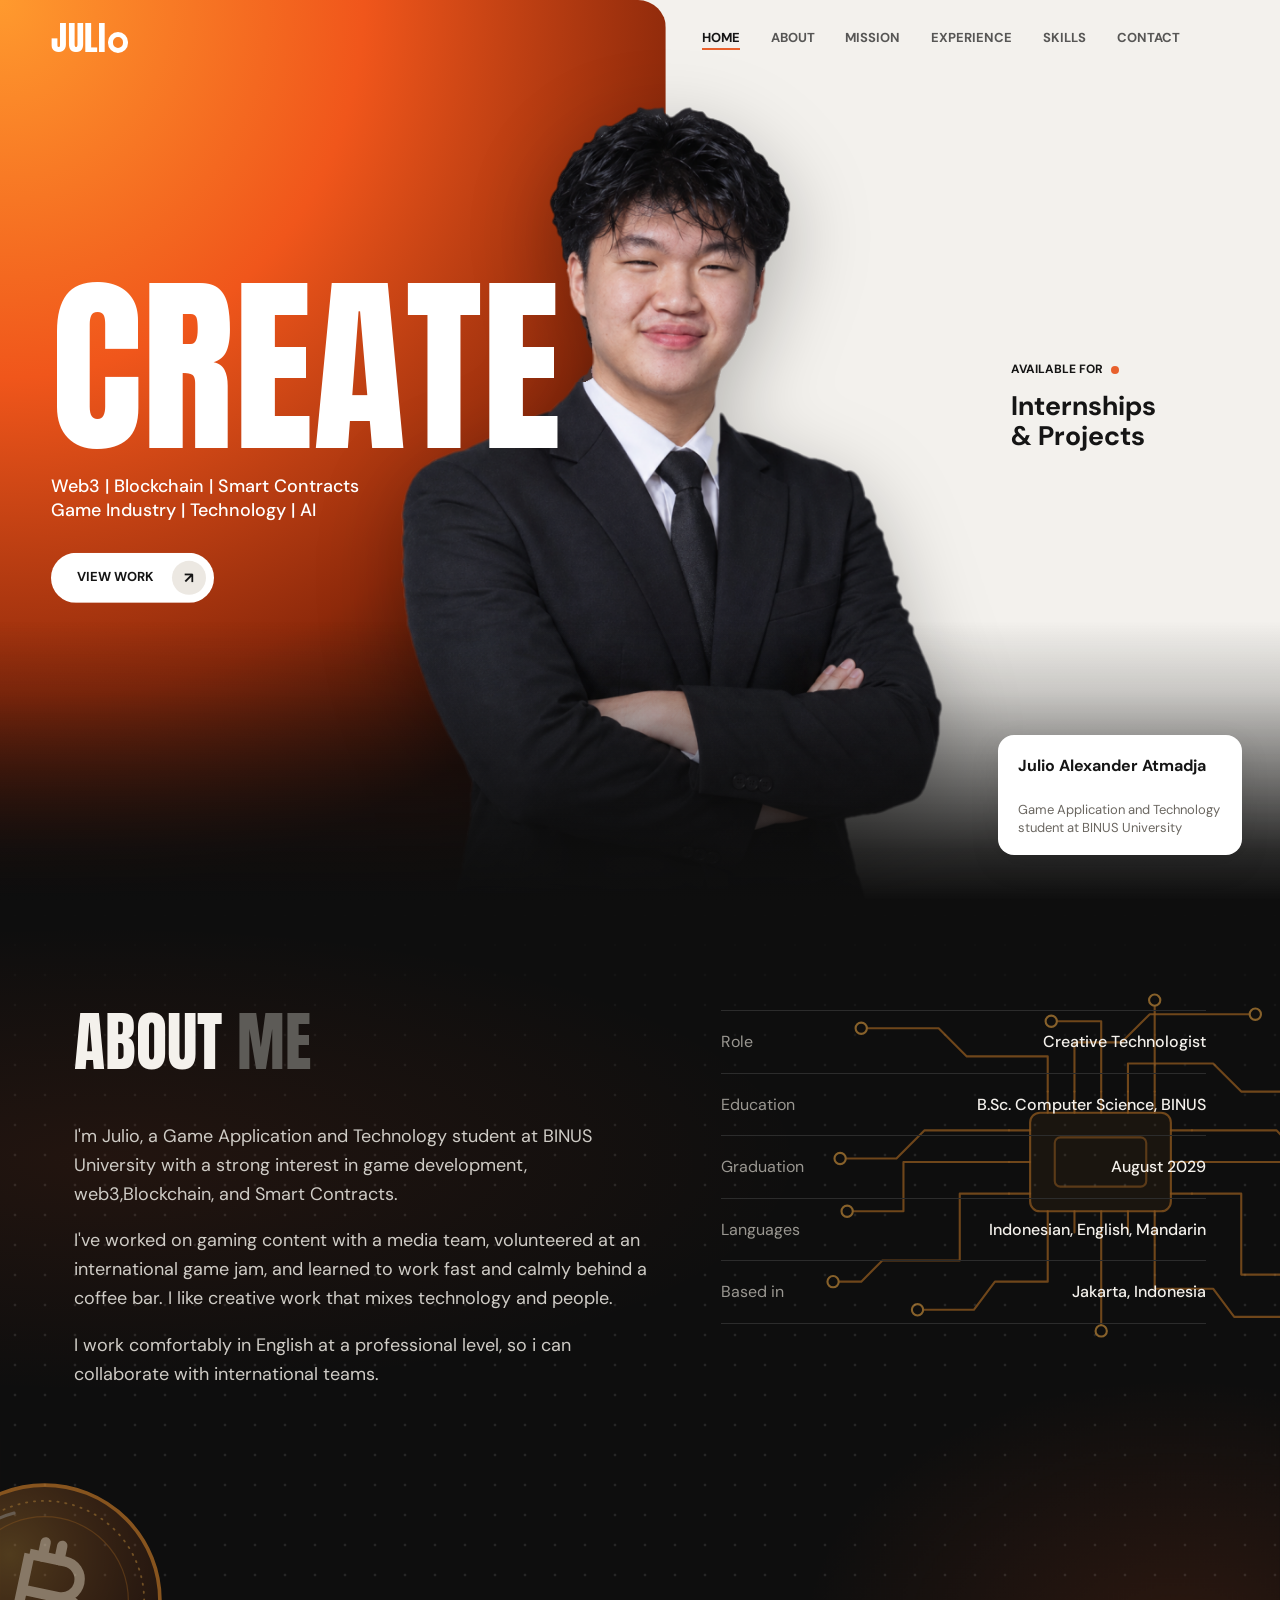
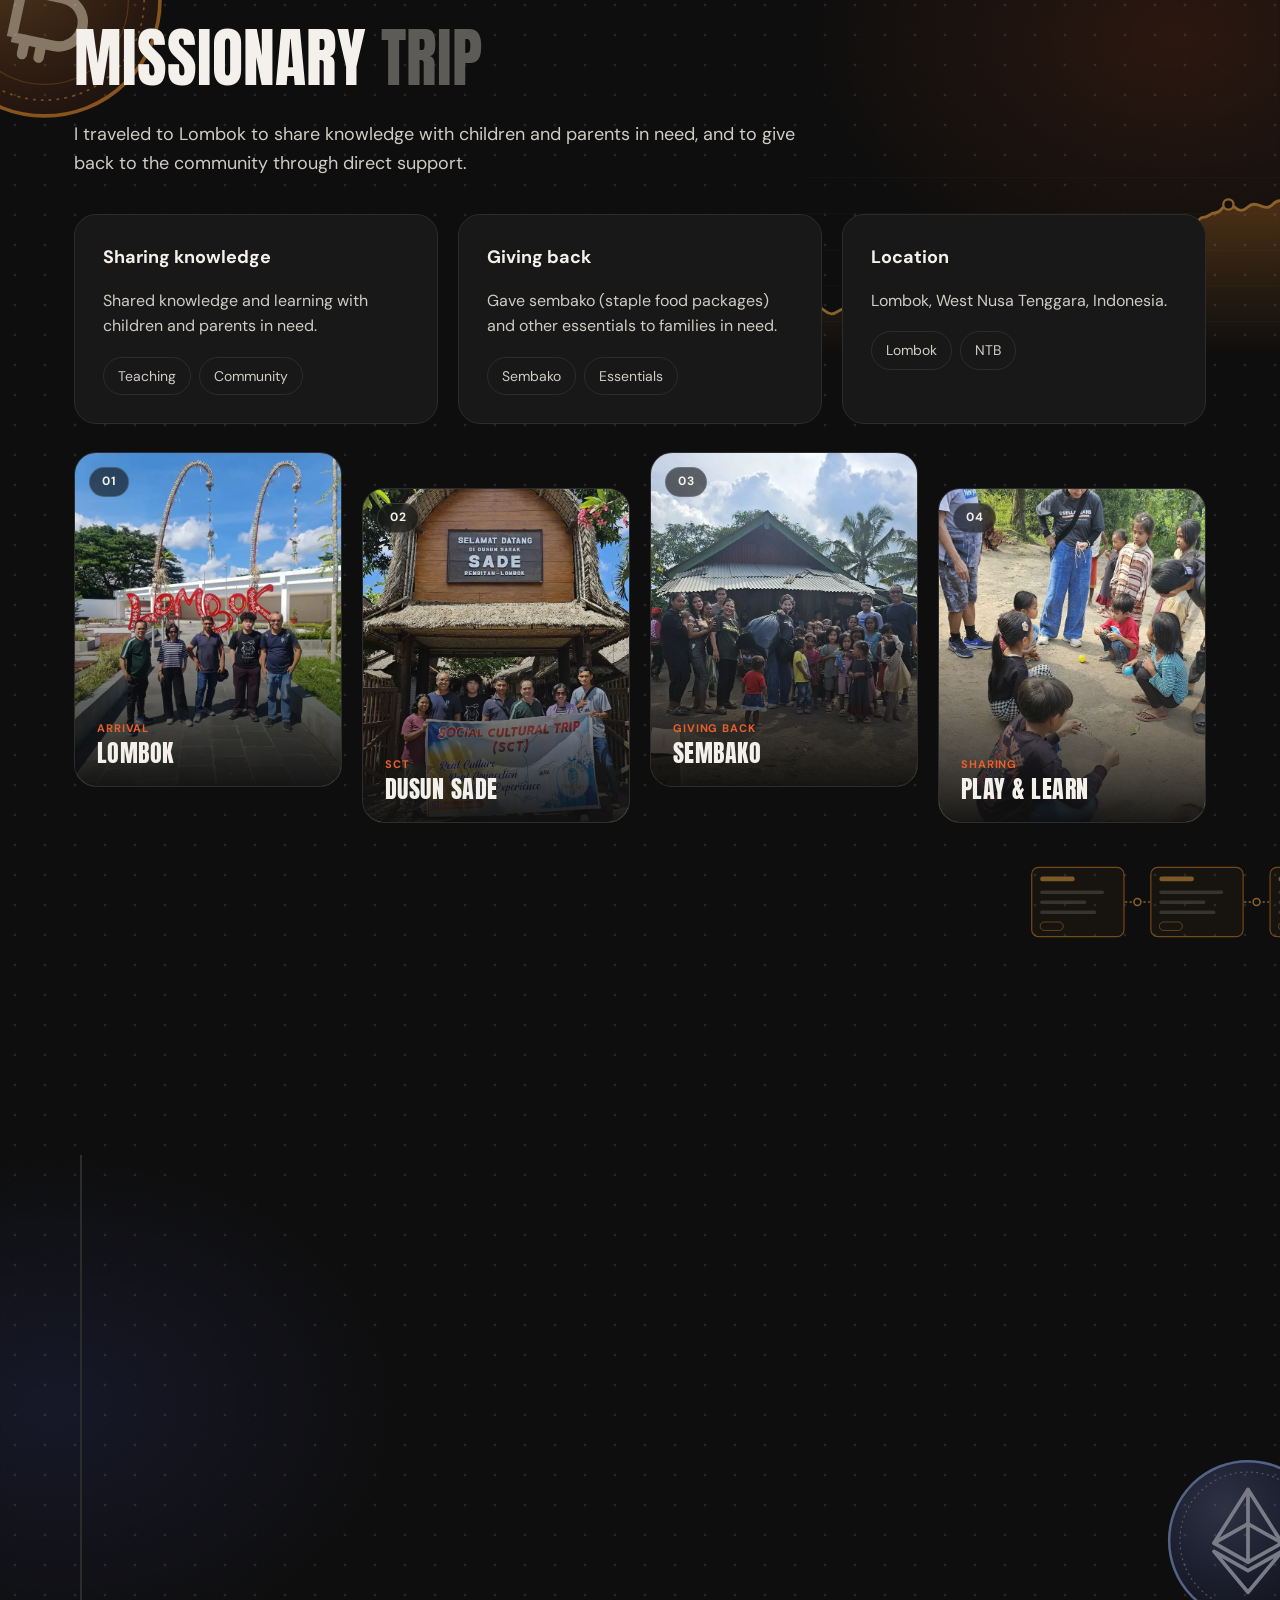
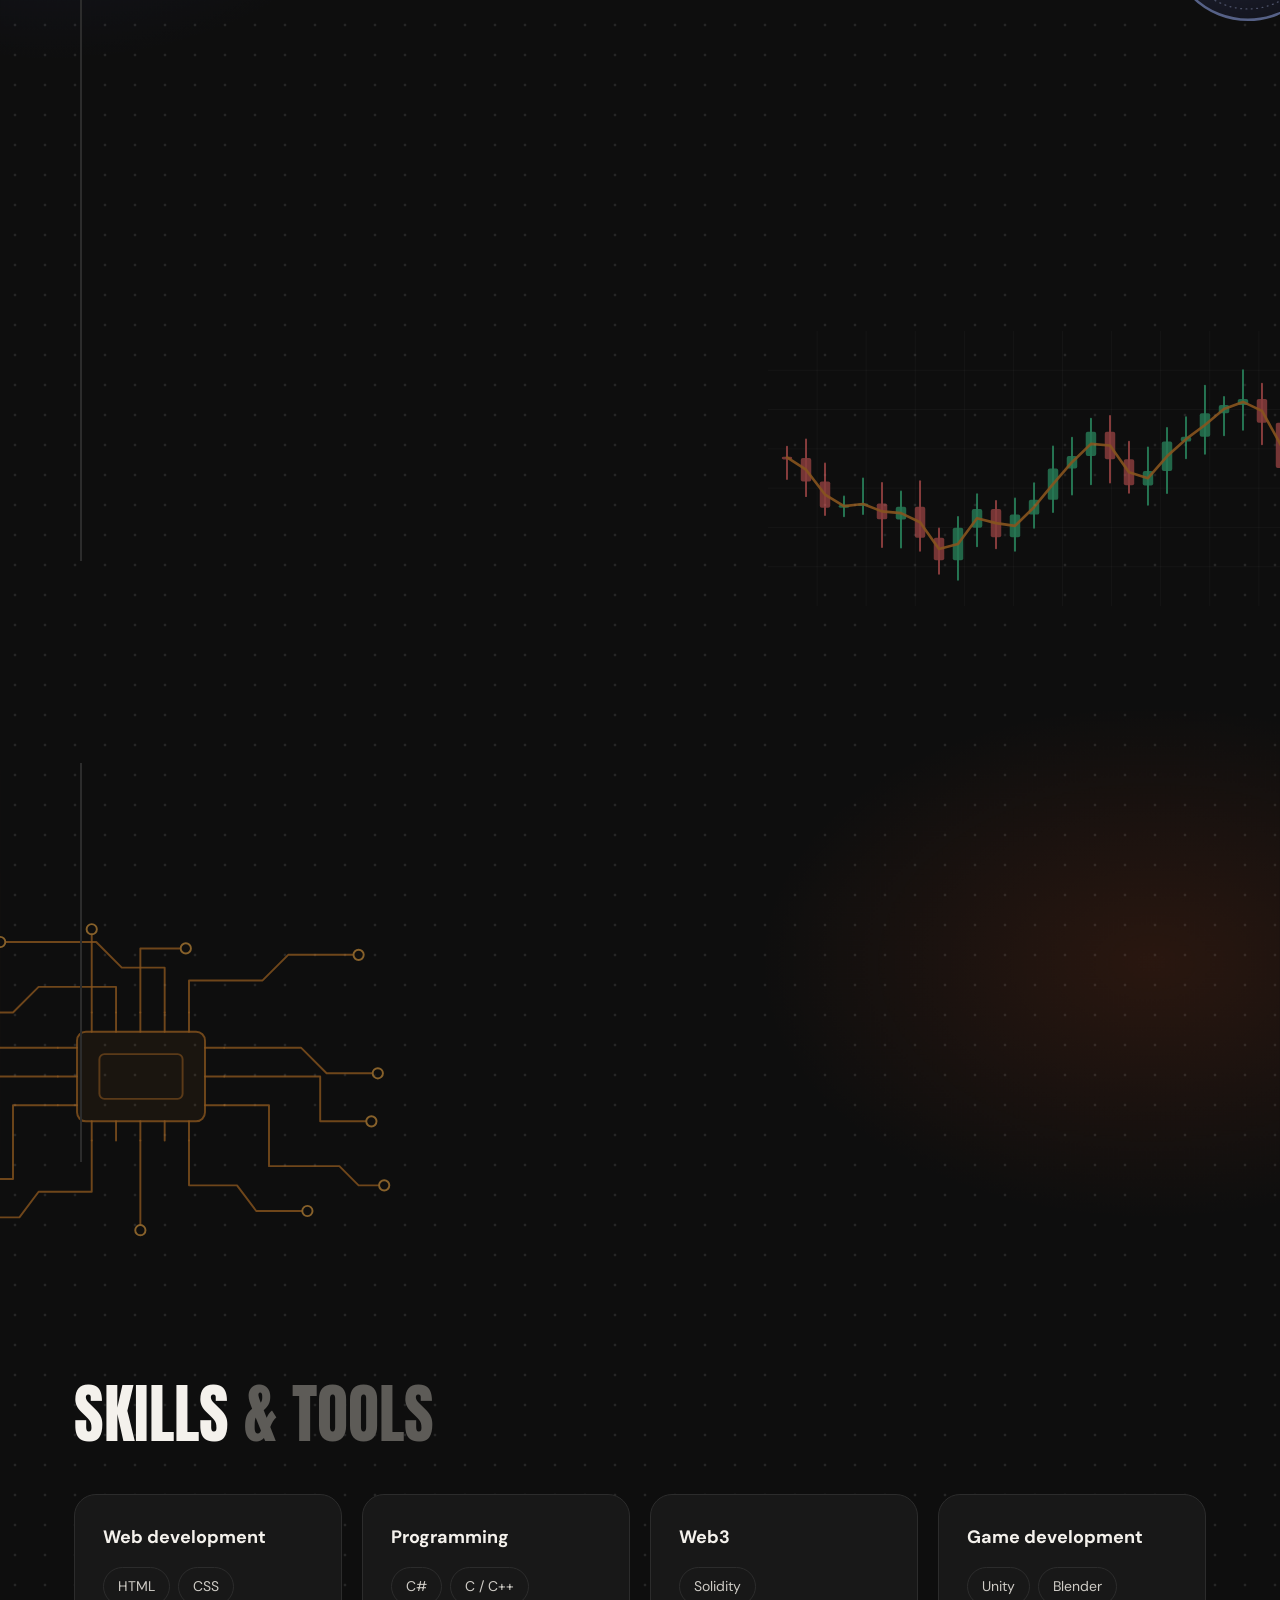
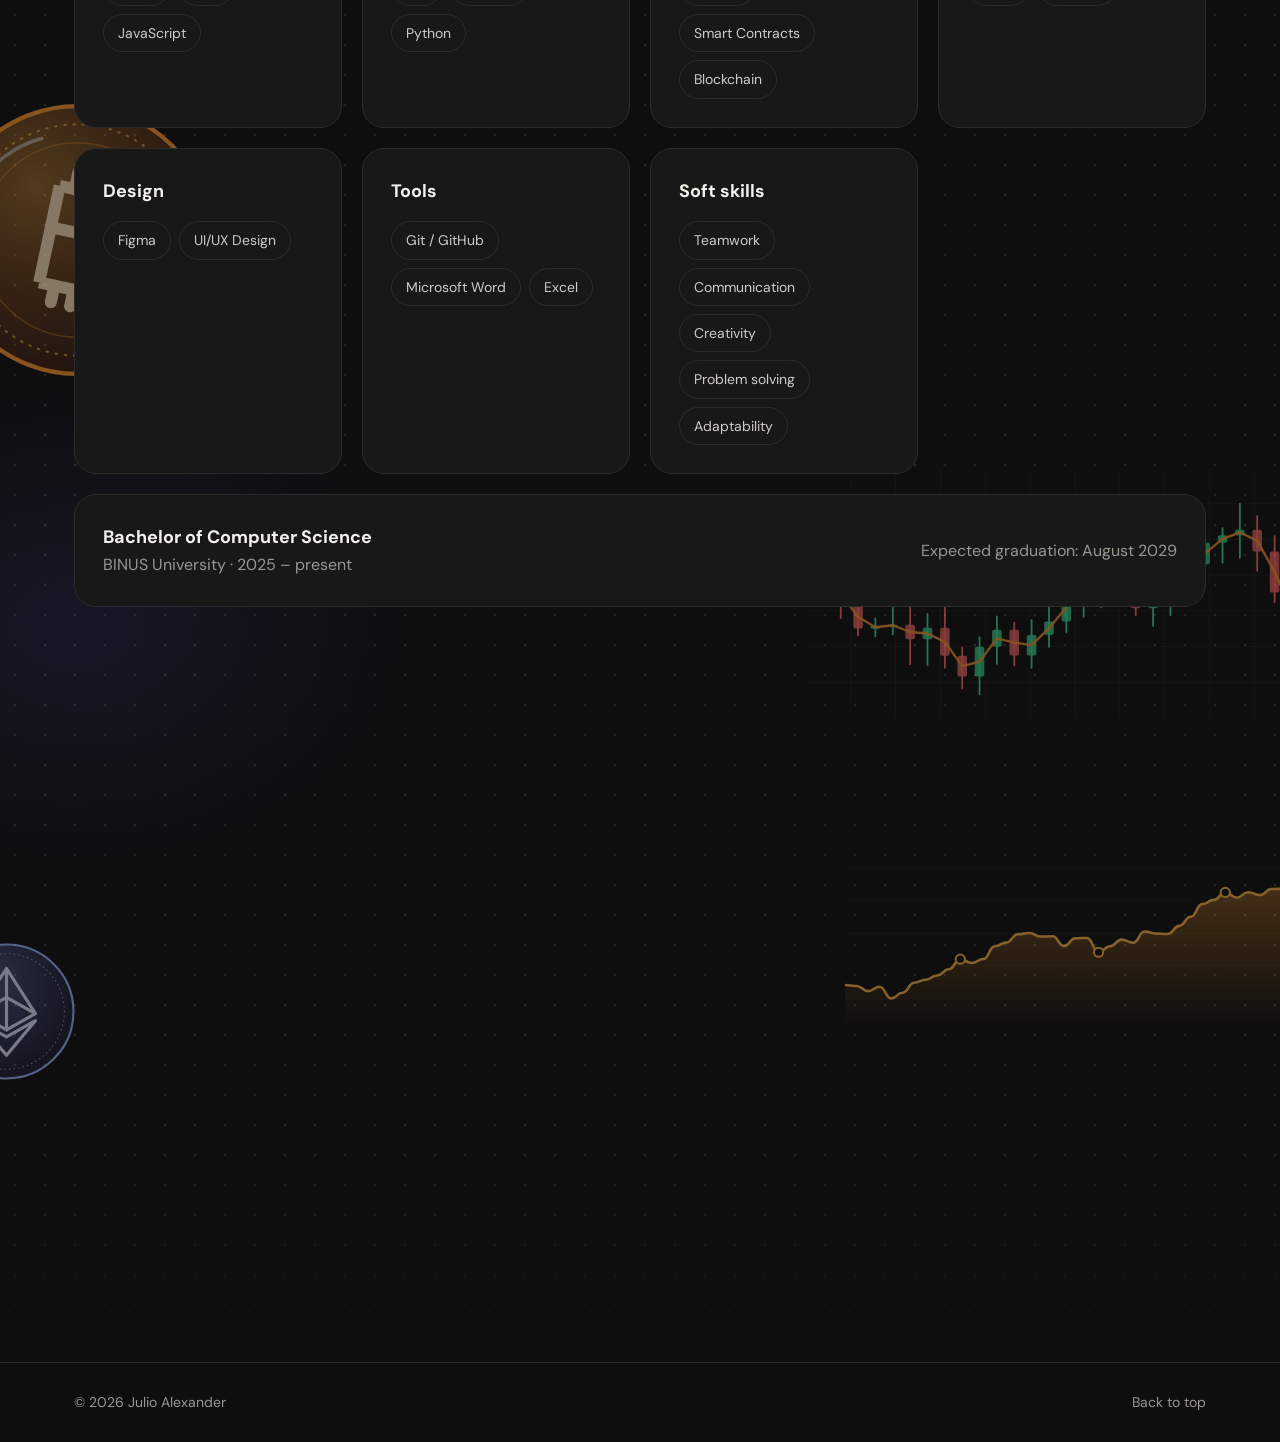
<file: portfolio-site/index.html>
<!DOCTYPE html>
<html lang="en">
<head>
<meta charset="utf-8">
<meta name="viewport" content="width=device-width, initial-scale=1, viewport-fit=cover">
<title>Julio Alexander – Creative Technologist</title>
<link rel="preconnect" href="https://fonts.googleapis.com">
<link href="https://fonts.googleapis.com/css2?family=Anton&family=DM+Sans:wght@400;500;700&display=swap" rel="stylesheet">
<script>document.documentElement.className+=" js"</script>
<link rel="stylesheet" href="style.css">
</head>
<body>
<header>
 <nav aria-label="Main">
  <a class="logo" href="#home" aria-label="Julio – home">JULI<span class="ring"></span></a>
  <div class="links" id="links">
   <a href="#home" class="on">Home</a>
   <a href="#about">About</a>
   <a href="#mission">Mission</a>
   <a href="#experience">Experience</a>
   <a href="#skills">Skills</a>
   <a href="#contact">Contact</a>
  </div>
  <button class="burger" id="burger" aria-label="Toggle menu" aria-expanded="false"><span></span><span></span><span></span></button>
 </nav>
</header>

<main>
<section id="home" style="padding:0">
 <div class="hero">
  <div class="orange"></div>
  <div class="copy">
   <h1 aria-label="Create"><span aria-hidden="true" style="--i:0">C</span><span aria-hidden="true" style="--i:1">r</span><span aria-hidden="true" style="--i:2">e</span><span aria-hidden="true" style="--i:3">a</span><span aria-hidden="true" style="--i:4">t</span><span aria-hidden="true" style="--i:5">e</span></h1>
   <p class="sub">Web3 | Blockchain | Smart Contracts<br>Game Industry | Technology | AI</p>
   <a class="view" href="#experience">View work <i>↗</i></a>
  </div>
  <div class="stage"><img src="assets/photo.png" alt="Julio Alexander"></div>
  <div class="side"><p class="av">Available for <i></i></p><p class="role">Internships<br>&amp; Projects</p></div>
  <div class="mini"><b>Julio Alexander Atmadja</b><span><br>Game Application and Technology student at BINUS University</span></div>
 </div>
</section>

<div class="rest">
<div class="bgfx" aria-hidden="true">
 <img class="b b-circuit" src="assets/bg/circuit.svg" alt="" loading="lazy">
 <img class="b b-btc1 coin" src="assets/bg/btc-coin.svg" alt="" loading="lazy">
 <img class="b b-line1" src="assets/bg/line-chart.svg" alt="" loading="lazy">
 <img class="b b-blocks" src="assets/bg/blocks.svg" alt="" loading="lazy">
 <img class="b b-eth1 coin" src="assets/bg/eth-coin.svg" alt="" loading="lazy">
 <img class="b b-candles1" src="assets/bg/candles.svg" alt="" loading="lazy">
 <img class="b b-circuit2" src="assets/bg/circuit.svg" alt="" loading="lazy">
 <img class="b b-btc2 coin" src="assets/bg/btc-coin.svg" alt="" loading="lazy">
 <img class="b b-candles2" src="assets/bg/candles.svg" alt="" loading="lazy">
 <img class="b b-eth2 coin" src="assets/bg/eth-coin.svg" alt="" loading="lazy">
 <img class="b b-line2" src="assets/bg/line-chart.svg" alt="" loading="lazy">
</div>

<section id="about">
 <div class="wrap about">
  <div>
   <h2>About <span class="dim">me</span></h2>
   <p>I'm Julio, a Game Application and Technology student at BINUS University with a strong interest in game development, web3,Blockchain, and Smart Contracts.</p>
   <p>I've worked on gaming content with a media team, volunteered at an international game jam, and learned to work fast and calmly behind a coffee bar. I like creative work that mixes technology and people.</p>
   <p>I work comfortably in English at a professional level, so i can collaborate with international teams.</p>
  </div>
  <dl class="facts">
   <div><dt>Role</dt><dd>Creative Technologist</dd></div>
   <div><dt>Education</dt><dd>B.Sc. Computer Science, BINUS</dd></div>
   <div><dt>Graduation</dt><dd>August 2029</dd></div>
   <div><dt>Languages</dt><dd>Indonesian, English, Mandarin</dd></div>
   <div><dt>Based in</dt><dd>Jakarta, Indonesia</dd></div>
  </dl>
 </div>
</section>

<section id="mission">
 <div class="wrap">
  <h2>Missionary <span class="dim">trip</span></h2>
  <p class="lead">I traveled to Lombok to share knowledge with children and parents in need, and to give back to the community through direct support.</p>
  <div class="skills mission-grid">
   <div class="card"><h3>Sharing knowledge</h3><p>Shared knowledge and learning with children and parents in need.</p><div class="chips"><span>Teaching</span><span>Community</span></div></div>
   <div class="card"><h3>Giving back</h3><p>Gave sembako (staple food packages) and other essentials to families in need.</p><div class="chips"><span>Sembako</span><span>Essentials</span></div></div>
   <div class="card"><h3>Location</h3><p>Lombok, West Nusa Tenggara, Indonesia.</p><div class="chips"><span>Lombok</span><span>NTB</span></div></div>
  </div>

  <div class="gallery">
   <figure class="shot" style="--pos:50% 40%">
    <img src="assets/mission/lombok.webp" width="720" height="960" loading="lazy" alt="Our group standing in front of the red Lombok sign with traditional penjor decorations">
    <span class="num">01</span>
    <figcaption><small>Arrival</small><b>Lombok</b></figcaption>
   </figure>
   <figure class="shot" style="--pos:50% 72%">
    <img src="assets/mission/sade.webp" width="720" height="1278" loading="lazy" alt="Our group holding the Social Cultural Trip banner at the gate of Dusun Sade, Rembitan">
    <span class="num">02</span>
    <figcaption><small>SCT</small><b>Dusun Sade</b></figcaption>
   </figure>
   <figure class="shot" style="--pos:50% 28%">
    <img src="assets/mission/sembako.webp" width="720" height="1278" loading="lazy" alt="Handing out essentials to families while village children gather in front of a house">
    <span class="num">03</span>
    <figcaption><small>Giving back</small><b>Sembako</b></figcaption>
   </figure>
   <figure class="shot" style="--pos:50% 18%">
    <img src="assets/mission/bermain.webp" width="720" height="1278" loading="lazy" alt="Playing games with village children sitting in a circle on the ground">
    <span class="num">04</span>
    <figcaption><small>Sharing</small><b>Play &amp; learn</b></figcaption>
   </figure>
  </div>
 </div>
</section>

<section id="experience">
 <div class="wrap">
  <h2>Professional <span class="dim">experience</span></h2>
  <div class="timeline">
   <article class="job"><time>Dec 2025 <br>– Present</time><div>
    <h3>Activist</h3><p class="org">BINUS Blockchain and Crypto Club · Contract · Hybrid</p>
    <ul><li>Actively involved in the Project Division of BINUS Blockchain and Crypto Club.</li></ul>
    <div class="chips"><span>Web3</span><span>Smart Contracts</span></div></div></article>
   <article class="job"><time>Aug 2026 <br>– Sep 2026</time><div>
    <h3>Power System Engineer</h3><p class="org">Game Dev Jakarta · Freelance · On-site</p>
    <div class="chips"><span>Logistics Management</span><span>Leadership</span></div></div></article>
   <article class="job"><time>Sep 2025 <br>– Dec 2025</time><div>
    <h3>Journalist <span class="tag">Internship</span></h3><p class="org">UniPin · UPSTATION Media</p>
    <ul><li>Developed interview questions for professional MPL players and gaming personalities.</li>
    <li>Researched gaming topics, trends and player backgrounds to support content preparation.</li>
    <li>Contributed creative ideas for gaming-focused digital content.</li>
    <li>Worked with the creative and editorial team on content for gaming audiences.</li>
    <li>Helped develop content concepts aligned with current trends and audience interests.</li></ul>
    <div class="chips"><span>Journalism</span><span>Interactive Advertising</span></div></div></article>
   <article class="job"><time>Jun 2025 <br>– Aug 2025</time><div>
    <h3>Barista <span class="tag">Part-time</span></h3><p class="org">Esperto Indonesia</p>
    <ul><li>Learned coffee preparation and brewing techniques.</li>
    <li>Prepared a range of beverages based on the menu and standard procedures.</li>
    <li>Learned the operation and basic maintenance of professional coffee machines.</li></ul>
    <div class="chips"><span>Coffee Roasting</span><span>Espresso</span></div></div></article>
  </div>

  <h2 class="h2-sub">Volunteer <span class="dim">work</span></h2>
  <div class="timeline">
   <article class="job"><time>Sep 2026 <br>– Present</time><div>
    <h3>Web3 Program Committee</h3><p class="org">BlockDev · Science and Technology</p></div></article>
   <article class="job"><time>Jan 2026 <br>– Feb 2026</time><div>
    <h3>Game Jam Organizing Committee</h3><p class="org">Garena · Science and Technology</p>
    <ul><li>Supported participants and organizers throughout the game jam event.</li>
    <li>Assisted with event coordination and on-site activities.</li>
    <li>Collaborated with participants and teams in a fast-paced game development environment.</li>
    <li>Worked effectively with people from diverse backgrounds in an international gaming event.</li></ul></div></article>
  </div>
 </div>
</section>

<section id="skills">
 <div class="wrap">
  <h2>Skills <span class="dim">&amp; tools</span></h2>
  <div class="skills">
   <div class="card"><h3>Web development</h3><div class="chips"><span>HTML</span><span>CSS</span><span>JavaScript</span></div></div>
   <div class="card"><h3>Programming</h3><div class="chips"><span>C#</span><span>C / C++</span><span>Python</span></div></div>
   <div class="card"><h3>Web3</h3><div class="chips"><span>Solidity</span><span>Smart Contracts</span><span>Blockchain</span></div></div>
   <div class="card"><h3>Game development</h3><div class="chips"><span>Unity</span><span>Blender</span></div></div>
   <div class="card"><h3>Design</h3><div class="chips"><span>Figma</span><span>UI/UX Design</span></div></div>
   <div class="card"><h3>Tools</h3><div class="chips"><span>Git / GitHub</span><span>Microsoft Word</span><span>Excel</span></div></div>
   <div class="card"><h3>Soft skills</h3><div class="chips"><span>Teamwork</span><span>Communication</span><span>Creativity</span><span>Problem solving</span><span>Adaptability</span></div></div>
  </div>
  <div class="card edu">
   <div><h3>Bachelor of Computer Science</h3><p>BINUS University · 2025 – present</p></div>
   <p>Expected graduation: August 2029</p>
  </div>
 </div>
</section>

<section id="contact">
 <div class="wrap contact">
  <div>
   <h2 style="margin-bottom:28px">Let's <span class="dim">work together</span></h2>
   <ul>
    <li><span>Email</span><a href="mailto:julio.atmadja@gmail.com">julio.atmadja@gmail.com</a></li>
    <li><span>Phone / WhatsApp</span><a href="https://wa.me/6285179962181" target="_blank" rel="noopener">+62 851 7996 2181</a></li>
    <li><span>Address</span><span style="color:var(--text)">Jl. Tanjung Duren Selatan II, Jakarta</span></li>
   </ul>
  </div>
  <form id="form">
   <label>Your name<input name="name" required autocomplete="name"></label>
   <label>Your email<input name="email" type="email" required autocomplete="email"></label>
   <label>Message<textarea name="msg" required></textarea></label>
   <button class="btn" type="submit">Send message</button>
   <small id="note" style="color:var(--muted)" aria-live="polite"></small>
  </form>
 </div>
</section>
</div>
</main>

<footer><div class="wrap"><span>© 2026 Julio Alexander</span><a href="#home">Back to top</a></div></footer>

<script src="script.js"></script>
</body>
</html>
</file>
<file: portfolio-site/style.css>
:root{--bg:#0e0e0e;--surface:#181818;--line:#2c2c2c;--text:#f4f1ec;--muted:#9a9791;--accent:#e8602c;
--display:'Anton','Impact','Arial Narrow',sans-serif;--body:'DM Sans','Helvetica Neue',Arial,sans-serif;
box-sizing:border-box;padding-top:env(safe-area-inset-top,0px);padding-bottom:env(safe-area-inset-bottom,0px);color-scheme:dark}
html{scroll-behavior:smooth;scroll-padding-top:calc(76px + env(safe-area-inset-top,0px))}
*,*::before,*::after{box-sizing:inherit}
body{margin:0;background:var(--bg);color:var(--text);font-family:var(--body);line-height:1.6;overflow-x:hidden}
a{color:inherit;text-decoration:none}
:focus-visible{outline:2px solid var(--accent);outline-offset:3px}
.wrap{max-width:1180px;margin:0 auto;padding:0 24px}
/* nav */
header{position:fixed;top:env(safe-area-inset-top,0px);left:0;right:0;z-index:20;transition:background .25s}
header.scrolled{background:rgba(14,14,14,.92);backdrop-filter:blur(10px)}
body::before{content:"";position:fixed;inset:0 0 auto;height:env(safe-area-inset-top,0px);background:var(--bg);z-index:30}
nav{display:grid;grid-template-columns:52% 1fr;align-items:center;height:76px;padding:0 4vw}
.logo{font-family:var(--display);font-size:34px;line-height:1;letter-spacing:.01em;color:#fff}
.ring{display:inline-block;width:.6em;height:.6em;border:.15em solid #fff;border-radius:50%;margin-left:.03em;vertical-align:-.02em;transition:border-color .25s}
header.scrolled .ring{border-color:var(--accent)}
.links{display:flex;gap:clamp(18px,2.4vw,40px);padding-left:3vw}
.links a{font-size:13px;font-weight:700;text-transform:uppercase;color:#151515;opacity:.7;transition:opacity .2s,color .25s}
header.scrolled .links a{color:var(--text)}
.links a:hover,.links a.on{opacity:1}
.links a.on{box-shadow:0 2px 0 var(--accent)}
.btn{display:inline-block;background:var(--accent);color:#fff;font:inherit;font-weight:700;padding:12px 26px;border-radius:999px;border:0;cursor:pointer;transition:transform .2s,background .2s}
.btn:hover{transform:translateY(-2px);background:#ff7440}
.burger{display:none;background:none;border:0;cursor:pointer;padding:8px}
.burger span{display:block;width:24px;height:2px;background:currentColor;margin:5px 0}
/* hero */
.hero{position:relative;height:100vh;height:100svh;min-height:620px;overflow:hidden;background:#f3f1ed;color:#151515}
.orange{position:absolute;left:0;top:0;bottom:0;width:52%;border-radius:0 28px 28px 0;background:radial-gradient(130% 100% at 0% 0%,#ff9a2e 0%,#f0561b 42%,#8f2a0b 78%,#2a0f08 100%)}
.copy{position:absolute;left:4vw;top:50%;transform:translateY(-52%);z-index:2;color:#fff}
h1{font-family:var(--display);font-weight:400;font-size:min(15vw,30vh);line-height:.85;margin:0;text-transform:uppercase}
.sub{font-size:clamp(16px,1.4vw,20px);font-weight:500;line-height:1.35;margin:26px 0 30px}
.view{display:inline-flex;align-items:center;gap:18px;background:#fff;color:#151515;border-radius:999px;padding:8px 8px 8px 26px;font-size:13px;font-weight:700;text-transform:uppercase;transition:transform .2s}
.view i{display:grid;place-items:center;width:34px;height:34px;border-radius:50%;background:#ece8e2;font-style:normal;font-size:15px}
.view:hover{transform:translateY(-2px)}
.stage{position:absolute;bottom:0;height:100%;aspect-ratio:3/4;left:calc(52% - 39.75vh);left:calc(52% - 39.75svh);z-index:1}
.stage img{width:100%;height:100%;object-fit:cover;object-position:50% 100%;display:block;filter:drop-shadow(0 24px 40px rgba(0,0,0,.28))}
.side{position:absolute;right:4vw;top:40%;width:17vw;min-width:190px;z-index:2}
.av{display:flex;align-items:center;gap:8px;font-size:12px;font-weight:700;text-transform:uppercase;margin:0 0 12px}
.av i{width:8px;height:8px;border-radius:50%;background:var(--accent)}
.role{font-size:clamp(22px,2.1vw,34px);font-weight:700;line-height:1.1;margin:0}
.mini{position:absolute;right:3vw;bottom:5vh;width:min(19vw,290px);min-width:210px;background:#fff;border-radius:16px;padding:18px 20px;box-shadow:0 10px 30px rgba(0,0,0,.1);z-index:2;display:grid;gap:4px}
.mini span{font-size:13px;color:#6b6761;line-height:1.4}
/* hero → about blend */
.hero::after{content:"";position:absolute;left:0;right:0;bottom:0;height:31%;z-index:3;pointer-events:none;
background:linear-gradient(to bottom,rgba(14,14,14,0) 0%,rgba(14,14,14,.18) 25%,rgba(14,14,14,.55) 55%,rgba(14,14,14,.88) 82%,var(--bg) 100%)}
.mini{z-index:4}
#about{position:relative;background:radial-gradient(55% 38% at 8% 42%,rgba(240,86,27,.09) 0%,rgba(240,86,27,0) 100%)}
/* sections */
section{padding:110px 0}
h2{font-family:var(--display);font-weight:400;font-size:clamp(38px,5vw,68px);line-height:1;margin:0 0 48px;text-transform:uppercase}
h2 .dim{color:#5d5b57}
.about{display:grid;grid-template-columns:1.2fr 1fr;gap:64px;align-items:start}
.about p{font-size:18px;color:#cfccc6;margin:0 0 18px;max-width:60ch}
.facts{display:grid;gap:0;border-top:1px solid var(--line)}
.facts div{display:flex;justify-content:space-between;gap:16px;padding:18px 0;border-bottom:1px solid var(--line)}
.facts dt{color:var(--muted)}.facts dd{margin:0;font-weight:500;text-align:right}
.facts{margin:0}
.timeline{border-left:2px solid var(--line);margin-left:6px}
.job{position:relative;display:grid;grid-template-columns:170px 1fr;gap:24px;padding:0 0 56px 34px}
.job::before{content:"";position:absolute;left:-7px;top:9px;width:12px;height:12px;border-radius:50%;background:var(--accent)}
.job time{font-family:var(--display);font-size:22px;line-height:1.2;color:var(--accent);letter-spacing:.03em;text-transform:uppercase}
.job h3{font-size:24px;margin:0;font-family:var(--display);font-weight:400;letter-spacing:.02em;text-transform:uppercase}
.job .org{color:var(--muted);margin:2px 0 14px}
.job ul{margin:0;padding-left:18px;color:#cfccc6;max-width:70ch}
.job li{margin-bottom:6px}
.job .chips{margin-top:14px}
.job h3 .tag{font-family:var(--body);font-size:12px;letter-spacing:.04em;vertical-align:middle;margin-left:8px;padding:3px 10px;border:1px solid var(--line);border-radius:999px;color:var(--muted)}
.h2-sub{margin-top:90px}
.skills{display:grid;grid-template-columns:repeat(auto-fit,minmax(250px,1fr));gap:20px}
.card{background:var(--surface);border:1px solid var(--line);border-radius:22px;padding:28px}
.card h3{margin:0 0 16px;font-size:18px}
.chips{display:flex;flex-wrap:wrap;gap:8px}
.chips span{padding:7px 14px;border-radius:999px;border:1px solid var(--line);font-size:14px;color:#cfccc6}
.edu{margin-top:20px;display:flex;justify-content:space-between;gap:20px;flex-wrap:wrap;align-items:center}
.edu h3{margin:0}.edu p{margin:0;color:var(--muted)}
.contact{display:grid;grid-template-columns:1fr 1fr;gap:64px}
.contact .big{font-family:var(--display);font-size:clamp(34px,4.4vw,60px);line-height:1.05;text-transform:uppercase;margin:0 0 24px}
.contact ul{list-style:none;margin:0;padding:0}
.contact li{padding:16px 0;border-bottom:1px solid var(--line);display:flex;justify-content:space-between;gap:16px;flex-wrap:wrap}
.contact li span{color:var(--muted)}
.contact li a:hover{color:var(--accent)}
form{display:grid;gap:14px}
label{font-size:14px;color:var(--muted);display:grid;gap:6px}
input,textarea{background:var(--surface);border:1px solid var(--line);color:var(--text);border-radius:14px;padding:14px 16px;font:inherit;width:100%}
input:focus,textarea:focus{outline:none;border-color:var(--accent)}
textarea{min-height:130px;resize:vertical}
footer{border-top:1px solid var(--line);padding:28px 0;color:var(--muted);font-size:14px}
footer .wrap{display:flex;justify-content:space-between;gap:12px;flex-wrap:wrap}
/* responsive */
@media(max-width:900px){
.burger{display:block;color:#fff;justify-self:end}
header.scrolled .burger{color:var(--text)}
nav{grid-template-columns:1fr auto;padding:0 24px}
.links{position:absolute;top:76px;left:0;right:0;background:var(--bg);flex-direction:column;gap:0;padding:8px 24px 20px;border-bottom:1px solid var(--line);display:none}
.links.open{display:flex}
.links a,header.scrolled .links a{padding:12px 0;width:100%;font-size:16px;color:var(--text);opacity:.85}
header .links a.on,header.scrolled .links a.on{box-shadow:none;color:var(--accent);opacity:1}
.hero{min-height:660px}
.orange{width:100%;border-radius:0}
.copy{left:6vw;top:17%;transform:none}
h1{font-size:25vw}
.stage{left:auto;right:-14%;height:60%}
.side,.mini{display:none}
.about,.contact{grid-template-columns:1fr;gap:36px}
.job{grid-template-columns:1fr;gap:6px}
.hero::after{height:26%}
section{padding:80px 0}
}
@media(prefers-reduced-motion:reduce){html{scroll-behavior:auto}}

/* ===== animations ===== */
@keyframes wipe{from{clip-path:inset(0 100% 0 0)}to{clip-path:inset(0 0 0 0)}}
@keyframes rise{from{opacity:0;transform:translateY(46px)}to{opacity:1;transform:none}}
@keyframes letter{from{opacity:0;transform:translateY(.45em) rotate(4deg)}to{opacity:1;transform:none}}
@keyframes fadeup{from{opacity:0;transform:translateY(18px)}to{opacity:1;transform:none}}
@keyframes drop{from{opacity:0;transform:translateY(-14px)}to{opacity:1;transform:none}}
@keyframes pulse{0%{box-shadow:0 0 0 0 rgba(232,96,44,.6)}70%{box-shadow:0 0 0 9px rgba(232,96,44,0)}100%{box-shadow:0 0 0 0 rgba(232,96,44,0)}}
:root{--ease:cubic-bezier(.2,.7,.2,1)}
/* hero intro */
header nav{animation:drop .7s var(--ease) .15s both}
.orange{animation:wipe 1s cubic-bezier(.77,0,.18,1) both}
h1 span{display:inline-block;animation:letter .85s var(--ease) calc(.4s + var(--i)*.075s) both}
.sub{animation:fadeup .8s var(--ease) 1s both}
.view{animation:fadeup .8s var(--ease) 1.15s both}
.stage img{animation:rise 1.2s var(--ease) .55s both}
.side{animation:fadeup .8s var(--ease) 1.25s both}
.mini{animation:fadeup .8s var(--ease) 1.4s both}
.av i{animation:pulse 2s ease-out infinite 2s}
/* scroll reveal (only when JS is on) */
.js :is(#about h2,#about p,.facts>div,#mission h2,#mission .lead,#experience h2,.job,#skills h2,.skills .card,.shot,.edu,#contact h2,.contact li,form label,form .btn){opacity:0;translate:0 30px;
 transition:opacity .85s var(--ease) var(--d,0ms),translate .85s var(--ease) var(--d,0ms),transform .25s var(--ease),border-color .25s,background .25s}
.js :is(#about h2,#about p,.facts>div,#mission h2,#mission .lead,#experience h2,.job,#skills h2,.skills .card,.shot,.edu,#contact h2,.contact li,form label,form .btn).in{opacity:1;translate:0 0}
.js .facts>div{translate:24px 0}
.js .facts>div.in{translate:0 0}
.js .job::before{transform:scale(0);transition:transform .5s cubic-bezier(.34,1.56,.64,1) calc(var(--d,0ms) + .25s),box-shadow .3s}
.js .job.in::before{transform:scale(1)}
.js .skills .card .chips span,.js .job .chips span{opacity:0;transform:scale(.8) translateY(6px);
 transition:opacity .5s var(--ease),transform .5s cubic-bezier(.34,1.56,.64,1),border-color .2s,color .2s,background .2s}
.js .skills .card.in .chips span,.js .job.in .chips span{opacity:1;transform:none;transition-delay:calc(var(--d,0ms) + .35s + var(--i,0)*60ms),calc(var(--d,0ms) + .35s + var(--i,0)*60ms),0s,0s,0s}
/* timeline progress line */
.timeline{position:relative}
.timeline::after{content:"";position:absolute;left:-2px;top:0;width:2px;height:100%;background:linear-gradient(var(--accent),#ff9a2e);transform-origin:top;transform:scaleY(var(--p,0));pointer-events:none}
/* hover */
.skills .card:hover,.edu:hover{transform:translateY(-5px);border-color:rgba(232,96,44,.55);background:#1d1d1d}
.chips span:hover{border-color:var(--accent);color:#fff;background:rgba(232,96,44,.12)}
.job:hover::before{box-shadow:0 0 0 6px rgba(232,96,44,.2)}
.facts>div{transition:padding .25s var(--ease),border-color .25s}
.facts>div:hover{padding-left:10px;border-color:var(--accent)}
.contact li{transition:border-color .25s,padding .25s var(--ease)}
.contact li:hover{border-color:var(--accent)}
.view i{transition:transform .3s var(--ease)}.view:hover i{transform:rotate(45deg)}
.links a:not(.on){background:linear-gradient(var(--accent),var(--accent)) 0 100%/0 2px no-repeat;transition:opacity .2s,color .25s,background-size .3s var(--ease)}
.links a:not(.on):hover{background-size:100% 2px}
@media(prefers-reduced-motion:reduce){
 *,*::before,*::after{animation:none!important;transition:none!important}
 .js :is(#about h2,#about p,.facts>div,#mission h2,#mission .lead,#experience h2,.job,#skills h2,.skills .card,.shot,.edu,#contact h2,.contact li,form label,form .btn){opacity:1!important;translate:none!important}
 .js .job::before,.js .chips span{opacity:1!important;transform:none!important}
 .timeline::after{transform:scaleY(1)}
}

/* ===== tech / crypto background ===== */
.rest{position:relative;overflow:hidden}
.rest>section{position:relative;z-index:1}
.bgfx{position:absolute;inset:0;z-index:0;pointer-events:none;
 background:
  radial-gradient(42% 7% at 92% 14%,rgba(240,86,27,.13),transparent 70%),
  radial-gradient(40% 7% at 4% 40%,rgba(91,107,255,.11),transparent 70%),
  radial-gradient(44% 7% at 90% 62%,rgba(240,86,27,.12),transparent 70%),
  radial-gradient(40% 7% at 6% 86%,rgba(91,107,255,.10),transparent 70%)}
.bgfx::before{content:"";position:absolute;inset:0;
 background-image:radial-gradient(rgba(255,255,255,.10) 1.2px,transparent 1.7px);background-size:30px 30px;
 -webkit-mask-image:linear-gradient(transparent,#000 5%,#000 95%,transparent);mask-image:linear-gradient(transparent,#000 5%,#000 95%,transparent)}
.bgfx .b{position:absolute;height:auto;opacity:.5;user-select:none;width:min(var(--w,40vw),var(--mx,680px))}
.b-circuit{top:1.5%;right:-8%;--w:44vw}
.b-btc1{top:11%;left:-6%;--w:19vw;--mx:290px;--r:-12deg}
.b-line1{top:16%;right:-3%;--w:40vw;--mx:640px}
.b-blocks{top:29.5%;right:-7%;--w:27vw;--mx:420px}
.b-eth1{top:41%;right:-4%;--w:13vw;--mx:210px;--r:10deg}
.b-candles1{top:50%;right:-6%;--w:46vw;--mx:720px}
.b-circuit2{top:61%;left:-9%;--w:40vw;transform:scaleX(-1)}
.b-btc2{top:76%;left:-5%;--w:22vw;--mx:340px;--r:14deg}
.b-candles2{top:83%;right:-5%;--w:42vw;--mx:660px}
.b-eth2{top:92%;left:-5%;--w:11vw;--mx:180px;--r:-8deg}
.b-line2{top:90%;right:-2%;--w:36vw;--mx:560px}
@keyframes bob{0%,100%{transform:translateY(0) rotate(var(--r,0deg))}50%{transform:translateY(-18px) rotate(calc(var(--r,0deg) + 4deg))}}
.bgfx .coin{animation:bob 9s ease-in-out infinite}
.bgfx .b-eth1{animation-duration:11s;animation-delay:-3s}.bgfx .b-btc2{animation-duration:12s;animation-delay:-5s}.bgfx .b-eth2{animation-duration:10s;animation-delay:-2s}
.bgfx .b-blocks{animation:bob 14s ease-in-out infinite}
/* mission */
.lead{font-size:18px;color:#cfccc6;max-width:62ch;margin:-18px 0 36px}
.mission-grid{grid-template-columns:repeat(auto-fit,minmax(260px,1fr))}
.mission-grid .card p{margin:0 0 18px;color:#cfccc6}
@media(max-width:900px){
 .bgfx .b{--w:62vw}.bgfx .coin{--w:30vw}
 .b-circuit2,.b-line2{display:none}
 .bgfx .b{opacity:.32}
 .bgfx{background:none}
}

/* mission gallery */
.gallery{display:grid;grid-template-columns:repeat(4,1fr);gap:20px;margin-top:28px;padding-bottom:36px}
.shot{position:relative;margin:0;aspect-ratio:4/5;border-radius:22px;overflow:hidden;background:var(--surface);border:1px solid var(--line);isolation:isolate}
.shot:nth-child(even){margin-top:36px;margin-bottom:-36px}
.shot img{position:absolute;inset:0;width:100%;height:100%;object-fit:cover;object-position:var(--pos,50% 50%);display:block;transition:transform .8s var(--ease);z-index:-2}
.shot::after{content:"";position:absolute;inset:0;z-index:-1;pointer-events:none;
 background:linear-gradient(to top,rgba(14,14,14,.94) 0%,rgba(14,14,14,.6) 22%,rgba(14,14,14,0) 55%)}
.shot figcaption{position:absolute;left:0;right:0;bottom:0;padding:20px 22px;display:grid;gap:2px}
.shot figcaption small{font-size:11px;font-weight:700;letter-spacing:.08em;text-transform:uppercase;color:var(--accent)}
.shot figcaption b{font-family:var(--display);font-weight:400;font-size:24px;line-height:1.1;letter-spacing:.02em;text-transform:uppercase;color:var(--text)}
.shot .num{position:absolute;top:14px;left:14px;padding:4px 12px;border-radius:999px;background:rgba(14,14,14,.6);backdrop-filter:blur(8px);-webkit-backdrop-filter:blur(8px);border:1px solid rgba(255,255,255,.14);font-size:12px;font-weight:700;letter-spacing:.06em;color:var(--text)}
.shot:hover{transform:translateY(-5px);border-color:rgba(232,96,44,.55)}
.shot:hover img{transform:scale(1.06)}
@media(max-width:900px){
 .gallery{grid-template-columns:repeat(2,1fr);gap:14px;padding-bottom:20px}
 .shot{border-radius:18px}
 .shot:nth-child(even){margin-top:24px;margin-bottom:-24px}
 .shot figcaption{padding:14px 16px}
 .shot figcaption b{font-size:19px}
}
</file>
